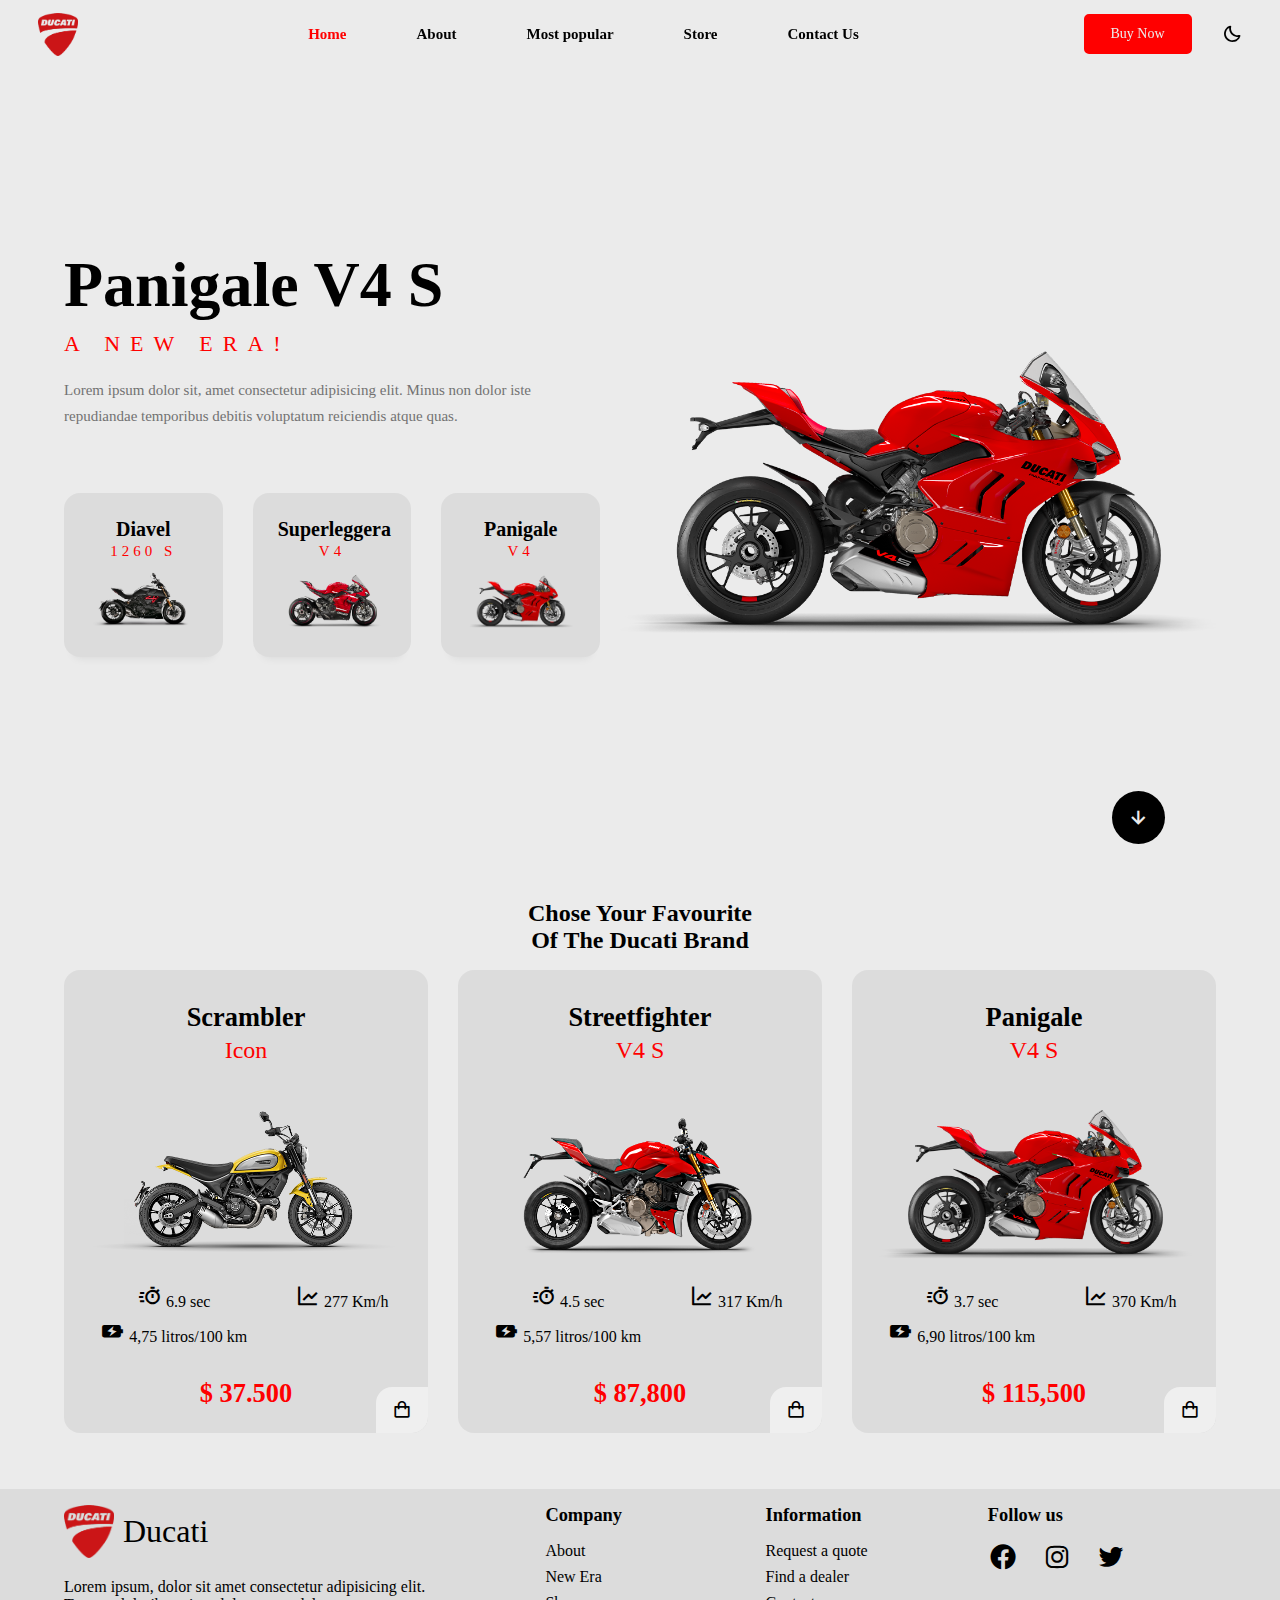
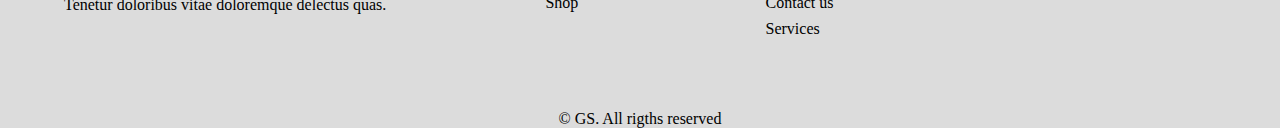
<file: index.html>
<!DOCTYPE html>
<html lang="pt-br">

<head>
    <meta charset="UTF-8">
    <meta name="viewport" content="width=device-width, initial-scale=1.0">
    <link rel="stylesheet" href="css/style.css">
    <link rel="shortcut icon" type="imagex/png" href="img/ducati_id.png">
    <title>Ducati | Motorcycles</title>

    <!-- boxicons link-->
    <link rel="stylesheet" href="https://unpkg.com/boxicons@latest/css/boxicons.min.css">
    <!--google fonts-->
    <link rel="preconnect" href="https://fonts.googleapis.com">
    <link rel="preconnect" href="https://fonts.gstatic.com" crossorigin>
    <link href="https://fonts.googleapis.com/css2?family=Playfair+Display:wght@400;500;600;700;800;900&display=swap"
        rel="stylesheet">
</head>

<body>
    <header>
        <a href="#" class="logo">
            <img src="img/ducati_id.png" alt="">
        </a>
        <ul class="navlist">
            <li><a href="#" class="active">Home</a></li>
            <li><a href="#">About</a></li>
            <li><a href="#">Most popular</a></li>
            <li><a href="#">Store</a></li>
            <li><a href="#">Contact Us</a></li>
        </ul>
        <div class="h-main">
            <a href="payment.html" class="h-btn">Buy Now</a>
            <div class="bx bx-menu" id="menu-icon"></div>
            <div class="bx bx-moon" id="darkmode"></div>
        </div>
    </header>
    <main>
        <section class="hero">
            <div class="hero-text">
                <h1>Panigale V4 S</h1>
                <h4>A new era!</h4>
                <p>Lorem ipsum dolor sit, amet consectetur adipisicing elit. Minus non dolor iste repudiandae temporibus
                    debitis voluptatum reiciendis atque quas.</p>
                <div class="hero-in">
                    <div class="box">
                        <h3>Diavel</h3>
                        <h5>1260 S</h5>
                        <img src="img/Diavel-1260-S-MY19.png" alt="">
                    </div>
                    <div class="box">
                        <h3>Superleggera</h3>
                        <h5>V4</h5>
                        <img src="img/MY-21-Superleggera-V4.png" alt="">
                    </div>
                    <div class="box">
                        <h3>Panigale</h3>
                        <h5>V4</h5>
                        <img src="img/Panigale_V4_S.png" alt="">
                    </div>
                </div>
            </div>
            <div class="hero-img">
                <img src="img/Panigale_V4_S.png" alt="">
            </div>
        </section>
        <section class="popular section">
            <h2 class="section_title">
                Chose Your Favourite <br> Of The Ducati Brand
            </h2>
            <div class="popular__container container">
                <div class="group__cards">
                    <article class="popular__card">
                        <div class="shape shape__smaller"></div>
                        <h1 class="popular__title">Scrambler</h1>
                        <h3 class="popular__subtitle">Icon</h3>
                        <img src="img/Scrambler-Icon-01-Book-Testride.png" alt="" class="popular__img">

                        <div class="popular__data">
                            <div class="popular_data-group">
                                <i class='bx bx-timer'></i> 6.9 sec
                            </div>
                            <div class="popular_data-group">
                                <i class='bx bx-line-chart'></i> 277 Km/h
                            </div>
                            <div class="popular_data-group">
                                <i class='bx bxs-battery-charging'></i> 4,75 litros/100 km
                            </div>
                        </div>

                        <h3 class="popular__price">$ 37.500</h3>

                        <button class="btn popular__btn">
                            <i class='bx bx-shopping-bag'></i>
                        </button>
                    </article>

                    <article class="popular__card">
                        <div class="shape shape__smaller"></div>
                        <h1 class="popular__title">Streetfighter</h1>
                        <h3 class="popular__subtitle">V4 S</h3>
                        <img src="img/Streetfighter-V4-S-Red-02.png" alt="" class="popular__img">

                        <div class="popular__data">
                            <div class="popular_data-group">
                                <i class='bx bx-timer'></i> 4.5 sec
                            </div>
                            <div class="popular_data-group">
                                <i class='bx bx-line-chart'></i> 317 Km/h
                            </div>
                            <div class="popular_data-group">
                                <i class='bx bxs-battery-charging'></i> 5,57 litros/100 km
                            </div>
                        </div>

                        <h3 class="popular__price">$ 87,800</h3>

                        <button class="btn popular__btn">
                            <i class='bx bx-shopping-bag'></i>
                        </button>
                    </article>

                    <article class="popular__card">
                        <div class="shape shape__smaller"></div>
                        <h1 class="popular__title">Panigale</h1>
                        <h3 class="popular__subtitle">V4 S</h3>
                        <img src="img/Panigale_V4_S.png" alt="" class="popular__img">

                        <div class="popular__data">
                            <div class="popular_data-group">
                                <i class='bx bx-timer'></i> 3.7 sec
                            </div>
                            <div class="popular_data-group">
                                <i class='bx bx-line-chart'></i> 370 Km/h
                            </div>
                            <div class="popular_data-group">
                                <i class='bx bxs-battery-charging'></i> 6,90 litros/100 km
                            </div>
                        </div>

                        <h3 class="popular__price">$ 115,500</h3>

                        <button class="btn popular__btn">
                            <i class='bx bx-shopping-bag'></i>
                        </button>
                    </article>
                </div>
            </div>
        </section>
        <div class="down-arrow">
            <i class='bx bx-down-arrow-alt'></i>
        </div>
    </main>
    <footer class="hero-footer">
        <div class="shape shape__big"></div>
        <div class="shape shape__small"></div>
        <div class="footer__container container grid">
            <div class="footer__content">
                <a href="" class="footer__logo">
                    <img src="img/ducati_id.png" alt="">
                    Ducati
                </a>
                <p class="footer__description">
                    Lorem ipsum, dolor sit amet consectetur adipisicing elit. <br>Tenetur doloribus vitae doloremque
                    delectus quas.
                </p>
            </div>
            <div class="footer__content">
                <h3 class="footer__title">
                    Company
                </h3>
                <ul class="footer__links">
                    <li>
                        <a href="#" class="footer__link">About</a>
                    </li>
                    <li>
                        <a href="#" class="footer__link">New Era</a>
                    </li>
                    <li>
                        <a href="#" class="footer__link">Shop</a>
                    </li>
                    <li>
                        <a href="#" class="footer__link"></a>
                    </li>
                </ul>
            </div>
            <div class="footer__content">
                <h3 class="footer__title">
                    Information
                </h3>
                <ul class="footer__links">
                    <li>
                        <a href="#" class="footer__link">Request a quote</a>
                    </li>
                    <li>
                        <a href="#" class="footer__link">Find a dealer</a>
                    </li>
                    <li>
                        <a href="#" class="footer__link">Contact us</a>
                    </li>
                    <li>
                        <a href="#" class="footer__link">Services</a>
                    </li>
                </ul>
            </div>
            <div class="footer__content">
                <h3 class="footer__title">
                    Follow us
                </h3>
                <ul class="footer__social">
                    <a href="#" target="_blank" class="footer__social-link">
                        <i class='bx bxl-facebook-circle'></i>
                    </a>
                    <a href="#" target="_blank" class="footer__social-link">
                        <i class='bx bxl-instagram'></i>
                    </a>
                    <a href="#" target="_blank" class="footer__social-link">
                        <i class='bx bxl-twitter'></i>
                    </a>
                </ul>
            </div>
        </div>
        <span class="footer__copy">
            &#169; GS. All rigths reserved
        </span>
    </footer>
    <script src="js/darkmode.js"></script>
    <script src="js/menuToggle.js"></script>
</body>

</html>
</file>
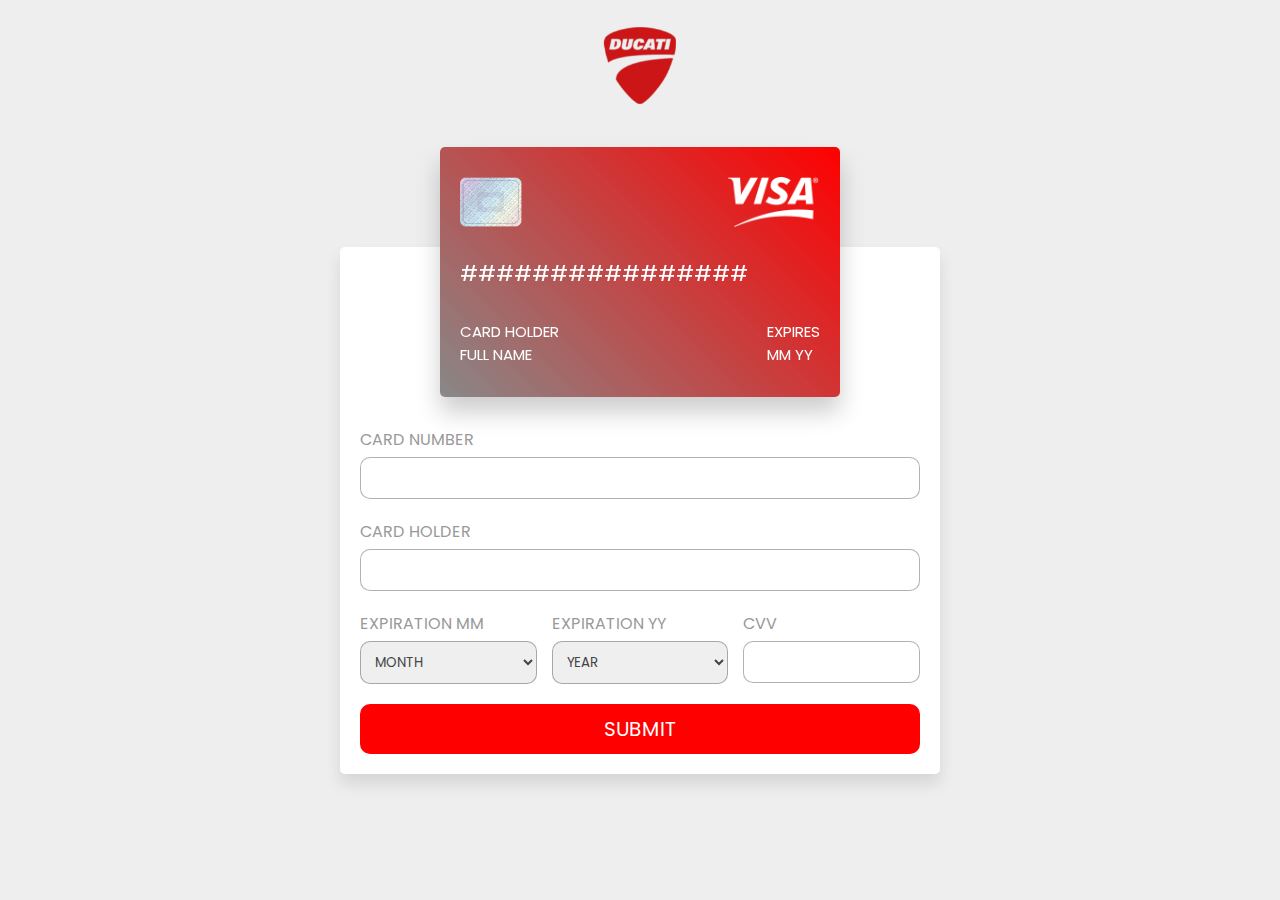
<file: payment.html>
<!DOCTYPE html>
<html lang="pt-br">

<head>
    <meta charset="UTF-8">
    <meta http-equiv="X-UA-Compatible" content="IE=edge">
    <meta name="viewport" content="width=device-width, initial-scale=1.0">

    <!-- custom css file link  -->
    <link rel="stylesheet" href="css/cardForm.css">
    <link rel="shortcut icon" type="imagex/png" href="img/ducati_id.png">
    <title>Ducati | Payment</title>

</head>

<body>
    <header>
        <a href="index.html" class="logo">
            <img src="img/ducati_id.png" alt="">
        </a>
    </header>
    <div class="card__form-container">
        <div class="btn-close__modal bx bx-x"></div>
        <div class="card-container">

            <div class="front">
                <div class="image">
                    <img src="img/chip.png" alt="">
                    <img src="img/visa.png" alt="">
                </div>
                <div class="card-number-box">################</div>
                <div class="flexbox">
                    <div class="box__card">
                        <span>card holder</span>
                        <div class="card-holder-name">full name</div>
                    </div>
                    <div class="box__card">
                        <span>expires</span>
                        <div class="expiration">
                            <span class="exp-month">mm</span>
                            <span class="exp-year">yy</span>
                        </div>
                    </div>
                </div>
            </div>

            <div class="back">
                <div class="stripe"></div>
                <div class="box__card">
                    <span>cvv</span>
                    <div class="cvv-box"></div>
                    <img src="img/visa.png" alt="">
                </div>
            </div>

        </div>

        <form action="">
            <div class="inputBox">
                <span>card number</span>
                <input type="text" maxlength="16" class="card-number-input">
            </div>
            <div class="inputBox">
                <span>card holder</span>
                <input type="text" class="card-holder-input">
            </div>
            <div class="flexbox">
                <div class="inputBox">
                    <span>expiration mm</span>
                    <select name="" id="" class="month-input">
                        <option value="month" selected disabled>month</option>
                        <option value="01">01</option>
                        <option value="02">02</option>
                        <option value="03">03</option>
                        <option value="04">04</option>
                        <option value="05">05</option>
                        <option value="06">06</option>
                        <option value="07">07</option>
                        <option value="08">08</option>
                        <option value="09">09</option>
                        <option value="10">10</option>
                        <option value="11">11</option>
                        <option value="12">12</option>
                    </select>
                </div>
                <div class="inputBox">
                    <span>expiration yy</span>
                    <select name="" id="" class="year-input">
                        <option value="year" selected disabled>year</option>
                        <option value="2021">2021</option>
                        <option value="2022">2022</option>
                        <option value="2023">2023</option>
                        <option value="2024">2024</option>
                        <option value="2025">2025</option>
                        <option value="2026">2026</option>
                        <option value="2027">2027</option>
                        <option value="2028">2028</option>
                        <option value="2029">2029</option>
                        <option value="2030">2030</option>
                    </select>
                </div>
                <div class="inputBox">
                    <span>cvv</span>
                    <input type="text" maxlength="4" class="cvv-input">
                </div>
            </div>
            <input type="submit" value="submit" class="submit-btn">
        </form>

    </div>
    <script src="js/cardForm.js"></script>
</body>

</html>
</file>
<file: css/style.css>
* {
    padding: 0;
    margin: 0;
    box-sizing: border-box;
    text-decoration: none;
    list-style: none;
}

:root {
    --text-color: #000000;
    --bg-color: #ebebeb; 
    --main-color: red;
    --second-color: rgba(128, 128, 128, 0.137);
    /*--footer-color: #0f0f0f*/ 
    --third-color: #727272;
    --big-font: 5.5rem;
    --p-font: 1rem;
}

body {
    background: var(--bg-color);
    color: var(--text-color);
}

header {
    position: fixed;
    top: 0;
    right: 0;
    z-index: 1000;
    width: 100%;
    display: flex;
    align-items: center;
    justify-content: space-between;
    padding: 27px 9%;
    transition: all ease .55s;
}

.logo {
    display: flex;
    align-items: center;
    color: var(--text-color);
    font-size: 40px;
    font-weight: bold;
}

.logo img {
    width: 2.5rem;
    height: auto;
    margin-right: 5px;
}

.navlist {
    display: flex;
}

.navlist a {
    font-size: var(--p-font);
    color: var(--text-color);
    font-weight: 600;
    margin: 0 35px;
    transition: all ease .55s;
}

.navlist a:hover {
    color: var(--main-color);
}

.navlist a.active {
    color: var(--main-color);
}

.h-main {
    display: flex;
    align-items: center;
}

.h-btn {
    display: flex;
    padding: 10px 25px;
    color: var(--bg-color);
    background: var(--main-color);
    font-size: 14px;
    font-weight: 500;
    border-radius: 5px;
    border: 2px solid var(--main-color);
    margin-right: 20px;
    transition: all ease .55s;
    cursor: pointer;
}

.h-btn:hover {
    background: transparent;
    border: 2px solid var(--text-color);
    color: var(--text-color);
}

#menu-icon {
    font-size: 40px;
    color: var(--text-color);
    z-index: 10001;
    cursor: pointer;
    margin: 15px;
    display: none;
}

#darkmode {
    font-size:20px;
    cursor: pointer;
    color: var(--text-color);
    margin-left: 10px;
}

section, footer {
    padding: 0 12%;
}

.hero {
    position: relative;
    width: 100%;
    height: 100vh;
    display: grid;
    grid-template-columns: repeat(2, 1fr);
    align-items: center;
    gap: 1rem;
}

.hero-img {
    height: 800px;
    width: 800px;
}

.hero-img img {
    width: 100%;
    height: 100%;
    object-fit: contain;
}

.hero-in {
    display: grid;
    grid-template-columns: repeat(auto-fit, minmax(100px, auto));
    align-items: center;
    text-align: center;
    gap: 30px;
}

.hero-text h1 {
    font-size: var(--big-font);
    line-height: 1.3;
    font-weight: 800;
}

.hero-text h4 {
    margin: 5px 0 20px;
    color: var(--main-color);
    text-transform: uppercase;
    letter-spacing: 10px;
    font-size: 22px;
    font-weight: 400;
}

.hero-text p {
    color: var(--third-color);
    font-size: var(--p-font);
    font-weight: 500;
    line-height: 26px;
    max-width: 550px;
    margin-bottom: 4rem;
}

.box {
    background: var(--second-color);
    padding: 25px 25px;
    border-radius: 1rem;
    box-shadow: rgba(33, 35, 38, 0.1) 0px 10px 10px -10px;
    transition: all ease .55s;
    cursor: pointer;
}

.box img {
    max-width: 100%;
    height: auto;
}

.box h3 {
    font-weight: 700;
    margin-bottom: 7px;
}

.box h5 {
    color: var(--main-color);
    font-size: 15px;
    font-weight: 400;
    letter-spacing: 4px;
}

.box:hover {
    transform: translateY(-5px) scale(1.1);
}

.down-arrow {
    position: absolute;
    bottom: 3.5rem;
    right: 9%;
}

.down-arrow i {
    padding: 14px;
    color: var(--bg-color);
    background: var(--text-color);
    font-size: 25px;
    border-radius: 3rem;
    cursor: pointer;
    transition: all ease .55s;
}

.down-arrow i:hover {
    background: var(--main-color);
    transform: translateY(5px);
}

body.color {
    --text-color: #fff;
    --bg-color: #08162a;
    --second-color: #2b3544;
}


.section_title {
    text-align: center;
}

.group__cards {
    display: grid;
    grid-template-columns: repeat(auto-fit, minmax(100px, auto));
    align-items: center;
    gap: 30px;
    padding-top: 1rem;
    
}

.popular__card {
    position: relative;
    background: var(--second-color);
    padding: 2rem 1.5rem 1.5rem;
    border-radius: 1rem;
    margin-bottom: 3.5rem;
    overflow: hidden;
}

.popular__card .shape__smaller {
    width: 180px;
    height: 180px;
    filter: blur(64px);
    position: absolute;
    top: -2.5rem;
    left: -2.5rem;   
}

.popular__title,
.popular__subtitle,
.popular__img {
    position: relative;
    text-align: center;
}

.popular__title {
    font-size: 1.65rem;
    margin-bottom: .25rem;
}

.popular__subtitle {
    font-size: 1.5rem;
    color: var(--main-color);
    font-weight: 400;
}

.popular__img {
    max-width: 100%;
    height: auto;
    margin: 0 0 1.25rem 0;
    transition: .3s;
}

.popular__data {
    display: grid;
    grid-template-columns: repeat(auto-fit, minmax(100px, auto));
    gap: .5rem 1.25rem;
    align-items: center;
    text-align: center;
    margin-bottom: 2rem;
}

.popular__data-group {
    display: inline-flex;
    align-items: center;
    column-gap: .5rem;
    font-size: 1rem;
    color: var(--main-color);
}

.popular__data i {
    font-size: 25px;
} 

.popular__price {
    text-align: center;
    color: var(--main-color);
    font-size: 1.65rem;
}

.popular__btn {
    border: none;
    outline: none;
    padding: .74rem 1rem;
    position: absolute;
    right: 0;
    bottom: 0;
    border-radius: 1rem 0 1rem 0;
    cursor: pointer;
}

.popular__btn i {
    font-size: 1.25rem;
}

.popular__card:hover .popular__img {
    transform: translateY(-.25rem);
}

.hero-footer {
    background: var(--second-color);
    position: relative;
    overflow: hidden;
}

.hero-footer .shape__big,
.footer .shape__small {
    position: absolute;
}

.hero-footer .shape__big {
    width: 300px;
    height: 300px;
    left: -12rem;
    top: 6rem;
}

.hero-footer .shape__small {
    right: -13rem;
    bottom: -6rem;
}

.footer__container {
    display: grid;
    grid-template-columns: repeat(auto-fit, minmax(100px, auto));
    gap: 30px;
    row-gap: 2.5rem;
    padding-top: 1rem;
    margin: auto;
}

.footer__logo {
    display: inline-flex;
    align-items: center;
    column-gap: .25rem;
    color: var(--text-color);
    font-size: 2rem;
    margin-bottom: 1.25rem;
    transition: .3s;
}

.footer__logo img {
    width: 50px;
    height: auto;
    margin-right: 5px;
}

.footer_logo:hover {
    color:var(--main-color);
}

.footer__title {
    font-size: 1.15rem;
    margin-bottom: 1rem;
}

.footer__links {
    display: flex;
    flex-direction: column;
    row-gap: .5rem;
}

.footer__link,
.footer__social-link {
    color: var(--text-color);
    transition: .3s;
}

.footer__link:hover:hover,
.footer__social-link:hover {
    color: var(--main-color);
}

.footer__social {
    display: flex;
    column-gap: 1.5rem;
}

.footer__social-link {
    font-size: 30px;
}

.footer__copy {
    display: block;
    margin-top: 4.5rem;
    text-align: center;
    font-size: 1rem;
    color: var(--text-color);
}

@media (max-width: 1600px) {
    header {
        padding: 13px 3%;
    }
    section, footer {
        padding: 0 5%;
    }
}

@media (max-width: 1470px) {
    .hero-img {
        height: 700px;
        width: 700px;
    }
}

@media (max-width: 1400px) {
    :root {
        --big-font: 4rem;
        --p-font: 15px;
    }
    .box h3 {
        font-size: 20px;
        margin-bottom: 2px;
    }
    .hero-img {
        width: 600px;
        height: 600px;
    }
}

@media (max-width: 1230px) {
    .hero {
        grid-template-columns: 1fr;
        height: auto;
    }
    .hero-text {
        order: 2;
    }
    section, footer {
        padding: 50px 5%;
    }
    .hero-img {
        margin: auto;
        height: auto;
        width: auto;
    }
    .hero-img img {
        width: 100%;
        height: auto;
        max-width: 650px;
    }
    .down-arrow {
        display: none;
    }
}

@media (max-width: 1070px) {
    header {
        padding: 10px 3%;
        background: var(--second-color);
    }
    #menu-icon {
        display: initial;
    }
    .navlist {
        position: absolute;
        top: -700px;
        left: 0;
        right: 0;
        display: flex;
        flex-direction: column;
        background: #000;
        transition: all ease .55s;
        text-align: left;
    }
    .navlist a {
        display: block;
        font-size: 23px;
        font-weight: 400;
        margin: 0.8rem 1.8rem;
        color: white;
    }
    .navlist.open {
        top: 100%;
    }
    .footer__container {
        grid-template-columns: repeat(auto-fit, minmax(200px, auto));
    }
}

@media (max-width: 600px) {
    .hero-in, .group__cards{
        grid-template-columns: repeat(auto-fit, minmax(190px, auto));
        gap: 18px;
    }
    .box ,.popular__card {
        padding: 10px 30px;
    }
    .h-btn {
        padding: 6px 14px;
        margin-right: 8px;
    }
    :root {
        --big-font: 3rem;
        --p-font: 14px;
    }
    .logo {
        font-size: 32px;
    }
    #menu-icon {
        margin-right: 5px;
    }
}
</file>
<file: css/cardForm.css>
@import url('https://fonts.googleapis.com/css2?family=Poppins:wght@100;200;300;400;500;600;700&display=swap');

*{
    font-family: 'Poppins', sans-serif;
    margin:0; padding:0;
    box-sizing: border-box;
    outline: none; border: none;
    text-decoration: none;
    text-transform: uppercase;
}

header {
    position: fixed;
    z-index: 1000;
    width: 100%;
    display: flex;
    align-items: center;
    text-align: center;
    justify-content: center;
    padding: 27px 9%;
    transition: all ease .55s;
    margin-bottom: 2rem;
}

.logo {
    display: flex;
    color: var(--text-color);
    font-size: 40px;
}

.logo img {
    width: 4.5rem;
    height: auto;
}

.card__form-container{
    font-family: 'Poppins', sans-serif;
    margin:0; padding:0;
    box-sizing: border-box;
    outline: none; border: none;
    text-decoration: none;
    text-transform: uppercase;
}

.card__form-container{
    min-height: 100vh;
    background: #eee;
    display: flex;
    align-items: center;
    justify-content: center;
    flex-flow: column;
    padding-top: 5rem;
    padding-bottom: 60px;
}

.card__form-container form{
    background: #fff;
    border-radius: 5px;
    box-shadow: 0 10px 15px rgba(0,0,0,.1);
    padding: 20px;
    width: 600px;
    padding-top: 160px;
}

.card__form-container form .inputBox{
    margin-top: 20px;
}

.card__form-container form .inputBox span{
    display: block;
    color:#999;
    padding-bottom: 5px;
}

.card__form-container form .inputBox input,
.card__form-container form .inputBox select{
    width: 100%;
    padding: 10px;
    border-radius: 10px;
    border:1px solid rgba(0,0,0,.3);
    color:#444;
}

.card__form-container form .flexbox{
    display: flex;
    gap:15px;
}

.card__form-container form .flexbox .inputBox{
    flex:1 1 150px;
}

.card__form-container form .submit-btn{
    width: 100%;
    background: red;
    margin-top: 20px;
    padding: 10px;
    font-size: 20px;
    color:#fff;
    border-radius: 10px;
    cursor: pointer;
    transition: .2s linear;
}

.card__form-container form .submit-btn:hover{
    letter-spacing: 2px;
    opacity: .8;
}

.card__form-container .card-container{
    margin-bottom: -150px;
    position: relative;
    height: 250px;
    width: 400px;
}

.card__form-container .card-container .front{
    position: absolute;
    height: 100%;
    width: 100%;
    top: 0; left: 0;
    background:linear-gradient(45deg, rgba(128, 128, 128, 0.938), red);
    border-radius: 5px;
    backface-visibility: hidden;
    box-shadow: 0 15px 25px rgba(0,0,0,.2);
    padding:20px;
    transform:perspective(1000px) rotateY(0deg);
    transition:transform .4s ease-out;
}

.card__form-container .card-container .front .image{
    display: flex;
    align-items:center;
    justify-content: space-between;
    padding-top: 10px;
}

.card__form-container .card-container .front .image img{
    height: 50px;
}

.card__form-container .card-container .front .card-number-box{
    padding:30px 0;
    font-size: 22px;
    color:#fff;
}

.card__form-container .card-container .front .flexbox{
    display: flex;
}

.card__form-container .card-container .front .flexbox .box__card:nth-child(1){
    margin-right: auto;
}

.card__form-container .card-container .front .flexbox .box__card{
    font-size: 15px;
    color:#fff;
}

.card__form-container .card-container .back{
    position: absolute;
    top:0; left: 0;
    height: 100%;
    width: 100%;
    background:linear-gradient(45deg, rgba(128, 128, 128, 0.137), red);
    border-radius: 5px;
    padding: 20px 0;
    text-align: right;
    backface-visibility: hidden;
    box-shadow: 0 15px 25px rgba(0,0,0,.2);
    transform:perspective(1000px) rotateY(180deg);
    transition:transform .4s ease-out;
}

.card__form-container .card-container .back .stripe{
    background: #000;
    width: 100%;
    margin: 10px 0;
    height: 50px;
}

.card__form-container .card-container .back .box__card{
    padding: 0 20px;
}

.card__form-container .card-container .back .box__card span{
    color:#fff;
    font-size: 15px;
}

.card__form-container .card-container .back .box__card .cvv-box{
    height: 50px;
    padding: 10px;
    margin-top: 5px;
    color:#333;
    background: #fff;
    border-radius: 5px;
    width: 100%;
}

.card__form-container .card-container .back .box__card img{
    margin-top: 30px;
    height: 30px;
}

@media (max-width: 1470px) {
    .card-container {
        height: 700px;
        width: 700px
    }
}
</file>
